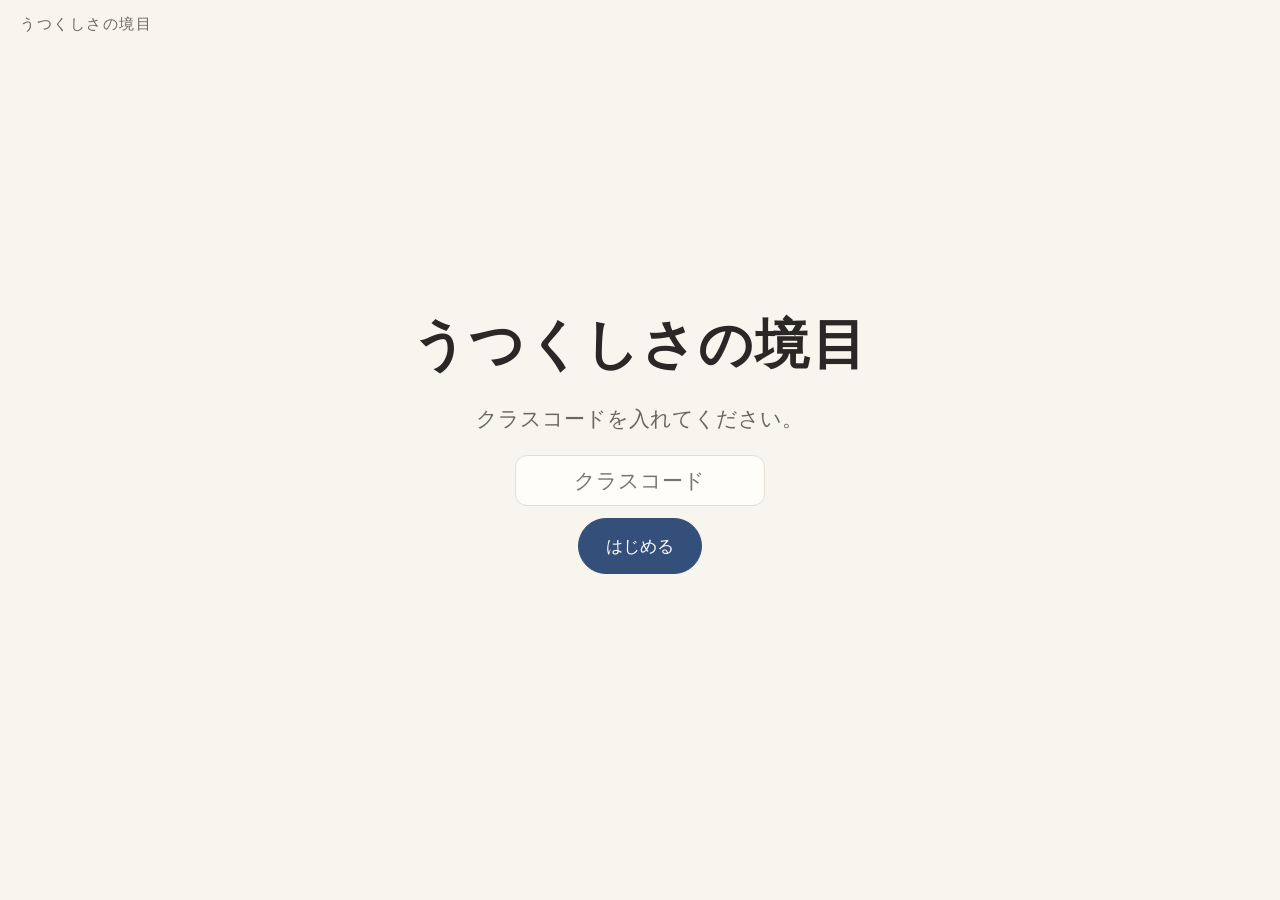
<file: public/index.html>
<!doctype html>
<html lang="ja">
  <head>
    <meta charset="utf-8" />
    <meta name="viewport" content="width=device-width, initial-scale=1, maximum-scale=1, user-scalable=no, viewport-fit=cover" />
    <meta name="theme-color" content="#f8f5ee" />
    <title>うつくしさの境目</title>
    <link rel="stylesheet" href="css/style.css?v=20261116h" />
  </head>
  <body class="student">
    <header>
      <span id="brand">うつくしさの境目</span>
      <span class="conn hidden" id="conn">接続を確認しています…</span>
    </header>
    <main id="app"></main>
    <script src="js/config.js?v=20261116h"></script>
    <script src="js/common.js?v=20261116h"></script>
    <script src="js/student.js?v=20261116h"></script>
  </body>
</html>
</file>
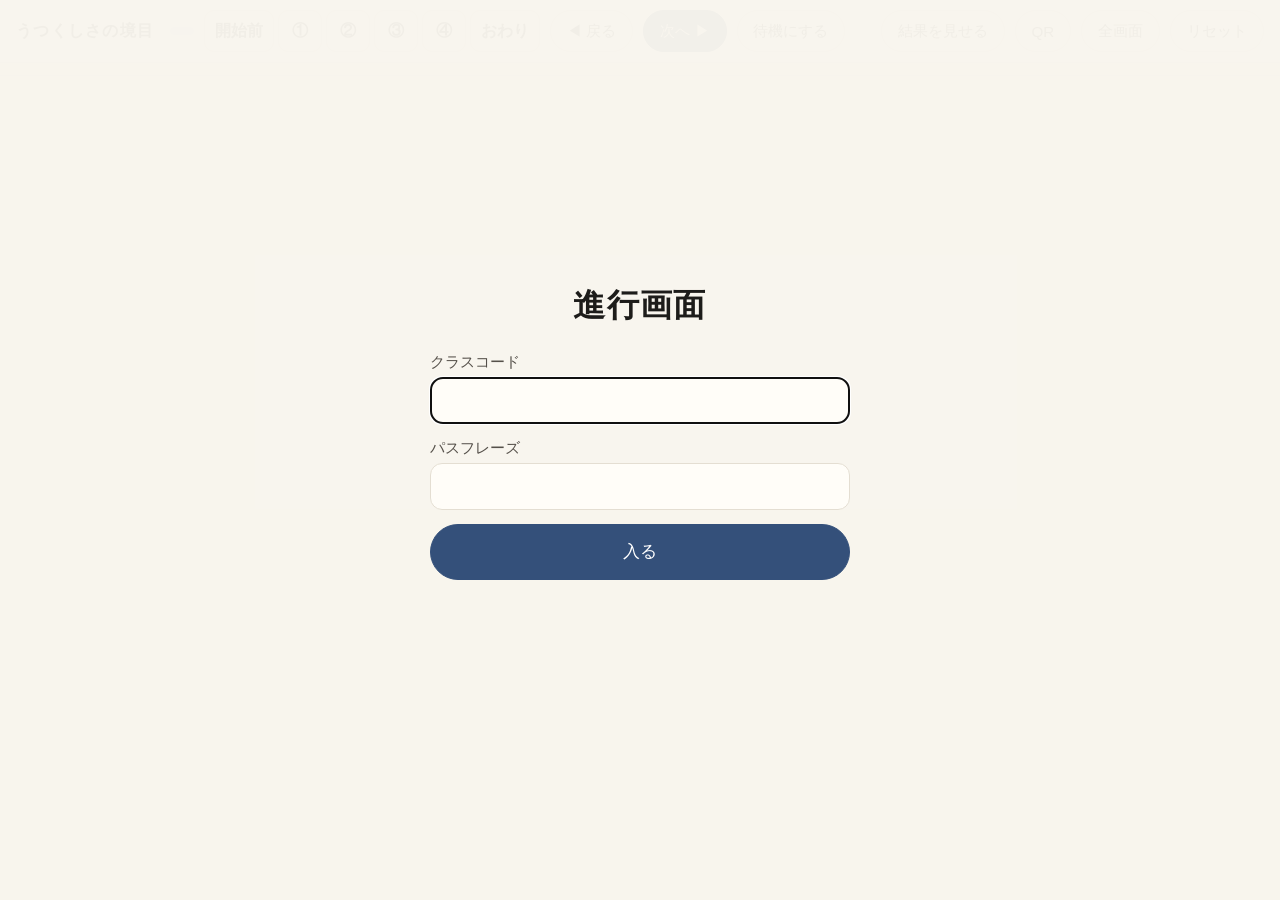
<file: public/teacher.html>
<!doctype html>
<html lang="ja">
  <head>
    <meta charset="utf-8" />
    <meta name="viewport" content="width=device-width, initial-scale=1" />
    <meta name="robots" content="noindex" />
    <title>うつくしさの境目 — 進行</title>
    <link rel="stylesheet" href="css/style.css?v=20261116h" />
  </head>
  <body class="teacher">
    <div class="t-bar">
      <span class="brand" id="brand">うつくしさの境目</span>
      <span class="cls" id="cls"></span>
      <div class="steps" id="steps"></div>
      <button class="btn" id="prev">◀ 戻る</button>
      <button class="btn primary" id="next">次へ ▶</button>
      <button class="btn" id="wait">待機にする</button>
      <span class="spacer"></span>
      <button class="btn" id="view">結果を見せる</button>
      <button class="btn hidden" id="sort">割合順に並べる</button>
      <button class="btn ghost" id="qr">QR</button>
      <button class="btn ghost" id="full">全画面</button>
      <button class="btn ghost" id="reset">リセット</button>
    </div>
    <div class="t-status" id="status"></div>
    <main class="t-main" id="main"></main>

    <div class="overlay hidden" id="login">
      <form class="login" id="loginForm">
        <h1>進行画面</h1>
        <label>クラスコード<input id="loginClass" autocomplete="off" autocapitalize="off" required /></label>
        <label>パスフレーズ<input id="loginKey" type="password" autocomplete="current-password" required /></label>
        <button class="btn primary" type="submit">入る</button>
        <div class="msg" id="loginMsg"></div>
      </form>
    </div>

    <div class="overlay hidden" id="qrOverlay" title="クリックで閉じる"></div>

    <script src="js/config.js?v=20261116h"></script>
    <script src="js/common.js?v=20261116h"></script>
    <script src="js/vendor/qrcode.js?v=20261116h"></script>
    <script src="js/teacher.js?v=20261116h"></script>
  </body>
</html>
</file>
<file: public/css/style.css>
:root {
  color-scheme: light;
  --bg: #f8f5ee;
  --paper: #fffdf8;
  --ink: #2a2826;
  --ink-soft: #6b665e;
  --line: #e4ded2;
  --accent: #34507a;
  --accent-soft: #e6ecf4;
  --vermilion: #c2553d;
  --ok: #4f7a5a;
  --radius: 18px;
  --sans: 'Hiragino Sans', 'Hiragino Kaku Gothic ProN', 'Yu Gothic UI', 'Yu Gothic', 'Meiryo', 'Noto Sans JP', sans-serif;
  --serif: 'Hiragino Mincho ProN', 'Yu Mincho', 'YuMincho', 'Noto Serif JP', serif;
}

* {
  box-sizing: border-box;
}

html,
body {
  margin: 0;
  background: var(--bg);
  color: var(--ink);
  font-family: var(--sans);
  -webkit-text-size-adjust: 100%;
  -webkit-tap-highlight-color: transparent;
}

body {
  min-height: 100vh;
  min-height: 100dvh;
  overscroll-behavior: none;
}

button,
input,
select {
  font: inherit;
  color: inherit;
  touch-action: manipulation;
}

h1,
h2,
.serif {
  font-family: var(--serif);
  font-weight: 600;
  letter-spacing: 0.04em;
}

.hidden {
  display: none !important;
}

/* ---------- ボタン ---------- */
.btn {
  appearance: none;
  border: 1.5px solid var(--line);
  background: var(--paper);
  border-radius: 999px;
  padding: 0.85em 1.6em;
  font-size: 1.05rem;
  cursor: pointer;
  min-height: 56px;
  transition: transform 0.08s ease, background 0.2s ease;
  user-select: none;
  -webkit-user-select: none;
}
.btn:active {
  transform: scale(0.97);
}
.btn.primary {
  background: var(--accent);
  border-color: var(--accent);
  color: #fff;
}
.btn.ghost {
  background: transparent;
}
.btn:disabled {
  opacity: 0.4;
  cursor: default;
  transform: none;
}

/* ========== 生徒画面 ========== */
.student {
  display: flex;
  flex-direction: column;
  min-height: 100vh;
  min-height: 100dvh;
}
.student header {
  padding: 14px 20px 0;
  font-family: var(--serif);
  color: var(--ink-soft);
  font-size: 0.95rem;
  letter-spacing: 0.1em;
  display: flex;
  justify-content: space-between;
  align-items: center;
}
.student main {
  flex: 1;
  display: flex;
  flex-direction: column;
  align-items: center;
  padding: 12px 20px 28px;
  width: 100%;
  max-width: 900px;
  margin: 0 auto;
}
.conn {
  font-family: var(--sans);
  font-size: 0.8rem;
  letter-spacing: 0;
  color: var(--vermilion);
}

.center-screen {
  flex: 1;
  display: flex;
  flex-direction: column;
  align-items: center;
  justify-content: center;
  text-align: center;
  gap: 18px;
  padding: 24px 0 60px;
}
.center-screen h1 {
  font-size: clamp(2rem, 7vw, 3.4rem);
  margin: 0;
}
.center-screen .sub {
  color: var(--ink-soft);
  font-size: clamp(1rem, 3vw, 1.3rem);
  margin: 0;
  line-height: 1.8;
}
.wait-mark {
  width: 72px;
  height: 72px;
  border-radius: 50%;
  border: 2px solid var(--line);
  position: relative;
}
.wait-mark::after {
  content: '';
  position: absolute;
  inset: 22px;
  border-radius: 50%;
  background: var(--accent);
  opacity: 0.5;
  animation: breathe 3.2s ease-in-out infinite;
}
@keyframes breathe {
  0%,
  100% {
    transform: scale(0.6);
    opacity: 0.25;
  }
  50% {
    transform: scale(1);
    opacity: 0.6;
  }
}

.stage-tag {
  color: var(--ink-soft);
  font-size: 0.9rem;
  letter-spacing: 0.15em;
  margin: 4px 0 2px;
}
.question {
  font-family: var(--serif);
  font-size: clamp(1.25rem, 3.6vw, 1.8rem);
  line-height: 1.7;
  text-align: center;
  margin: 4px 0 6px;
  font-weight: 600;
  text-wrap: balance;
  word-break: auto-phrase;
}
.hint {
  color: var(--ink-soft);
  font-size: 0.95rem;
  margin: 0 0 12px;
  text-align: center;
  min-height: 1.5em;
}
.hint.warn {
  color: var(--vermilion);
  font-weight: 600;
}
.actions {
  display: flex;
  gap: 14px;
  justify-content: center;
  flex-wrap: wrap;
  margin-top: 18px;
}
.done-note {
  color: var(--ok);
  font-weight: 600;
  margin-top: 14px;
  text-align: center;
}

/* ① 円 */
.canvas-wrap {
  position: relative;
  width: 100%;
  display: flex;
  justify-content: center;
}
canvas.draw {
  background: var(--paper);
  border-radius: var(--radius);
  box-shadow: 0 1px 0 var(--line), 0 0 0 1px var(--line);
  touch-action: none;
  user-select: none;
  -webkit-user-select: none;
  -webkit-touch-callout: none;
  display: block;
}
.score {
  font-family: var(--serif);
  text-align: center;
  margin-top: 14px;
}
.score .label {
  font-size: 1rem;
  color: var(--ink-soft);
  letter-spacing: 0.15em;
  margin-right: 0.6em;
}
.score .value {
  font-size: clamp(2.2rem, 7vw, 3rem);
  font-weight: 600;
}
.score .unit {
  font-size: 1.2rem;
  margin-left: 0.1em;
}

/* ② 言葉カード */
.cards {
  display: grid;
  grid-template-columns: repeat(auto-fill, minmax(150px, 1fr));
  gap: 12px;
  width: 100%;
  margin-top: 6px;
}
.card {
  appearance: none;
  border: 1.5px solid var(--line);
  background: var(--paper);
  border-radius: 14px;
  min-height: 84px;
  padding: 12px;
  font-family: var(--serif);
  font-size: 1.25rem;
  font-weight: 600;
  cursor: pointer;
  position: relative;
  transition: background 0.15s ease, border-color 0.15s ease, color 0.15s ease;
}
.card[aria-pressed='true'] {
  background: var(--accent);
  border-color: var(--accent);
  color: #fff;
}
.card[aria-pressed='true']::after {
  content: '';
  position: absolute;
  top: 10px;
  right: 10px;
  width: 10px;
  height: 10px;
  border-radius: 50%;
  background: #fff;
}
.card:disabled {
  cursor: default;
}
.card:disabled:not([aria-pressed='true']) {
  opacity: 0.45;
}

/* ④ 長方形の結果 */
.rect-pair {
  display: grid;
  grid-template-columns: 1fr 1fr;
  gap: 16px;
  width: 100%;
  max-width: 900px;
}
.rect-pair figure {
  margin: 0;
  text-align: center;
}
.rect-pair figcaption {
  margin-top: 8px;
  font-size: 1.05rem;
}
.rect-pair figcaption b {
  font-family: var(--serif);
  font-size: 1.35rem;
}

/* ③ 問い */
.choices {
  display: grid;
  grid-template-columns: 1fr 1fr;
  gap: 16px;
  width: 100%;
  margin-top: 18px;
}
.choice {
  appearance: none;
  border: 2px solid var(--line);
  background: var(--paper);
  border-radius: var(--radius);
  padding: 28px 16px;
  font-family: var(--serif);
  font-size: clamp(1.15rem, 3.4vw, 1.6rem);
  font-weight: 600;
  line-height: 1.5;
  min-height: 140px;
  display: flex;
  align-items: center;
  justify-content: center;
  text-align: center;
}
.choice.static {
  cursor: default;
}
button.choice {
  cursor: pointer;
}
.choice[aria-pressed='true'] {
  background: var(--accent);
  border-color: var(--accent);
  color: #fff;
}
.hand {
  margin-top: 26px;
  font-size: 1.2rem;
  color: var(--ink-soft);
  text-align: center;
}

/* ④ 線 */
.lines-svg {
  width: 100%;
  max-width: 820px;
  height: auto;
  background: var(--paper);
  border-radius: var(--radius);
  box-shadow: 0 0 0 1px var(--line);
  color: var(--ink);
}
.slider-row {
  width: 100%;
  max-width: 820px;
  margin-top: 22px;
  padding: 0 6px;
}
input[type='range'].big {
  -webkit-appearance: none;
  appearance: none;
  width: 100%;
  height: 56px;
  background: transparent;
  touch-action: none;
}
input[type='range'].big::-webkit-slider-runnable-track {
  height: 10px;
  border-radius: 5px;
  background: var(--line);
}
input[type='range'].big::-webkit-slider-thumb {
  -webkit-appearance: none;
  width: 48px;
  height: 48px;
  border-radius: 50%;
  background: var(--paper);
  border: 3px solid var(--accent);
  margin-top: -19px;
  box-shadow: 0 2px 6px rgba(0, 0, 0, 0.12);
}
input[type='range'].big::-moz-range-track {
  height: 10px;
  border-radius: 5px;
  background: var(--line);
}
input[type='range'].big::-moz-range-thumb {
  width: 44px;
  height: 44px;
  border-radius: 50%;
  background: var(--paper);
  border: 3px solid var(--accent);
}
.compare {
  margin-top: 14px;
  text-align: center;
  font-size: 1.05rem;
  line-height: 1.8;
}
.compare b {
  font-family: var(--serif);
  font-size: 1.3rem;
}

.classform {
  display: flex;
  flex-direction: column;
  gap: 12px;
  align-items: center;
}
.classform input {
  font-size: 1.3rem;
  padding: 0.6em 1em;
  border-radius: 12px;
  border: 1.5px solid var(--line);
  background: var(--paper);
  text-align: center;
  width: 12em;
}

/* ========== 先生画面 ========== */
.teacher {
  --ink: #1d1c1a;
  --ink-soft: #55504a;
  display: flex;
  flex-direction: column;
  height: 100vh;
  height: 100dvh;
  overflow: hidden;
}
.t-bar {
  display: flex;
  align-items: center;
  gap: 10px;
  flex-wrap: wrap;
  padding: 10px 16px;
  border-bottom: 1px solid var(--line);
  background: var(--paper);
}
.t-bar .brand {
  font-family: var(--serif);
  font-weight: 600;
  letter-spacing: 0.08em;
  margin-right: 6px;
}
.t-bar .cls {
  background: var(--accent-soft);
  color: var(--accent);
  border-radius: 999px;
  padding: 4px 12px;
  font-weight: 600;
}
.t-bar .spacer {
  flex: 1;
}
.t-bar .btn {
  min-height: 42px;
  padding: 0.45em 1.05em;
  font-size: 0.95rem;
}
.steps {
  display: flex;
  gap: 4px;
}
.steps button {
  appearance: none;
  border: 1.5px solid var(--line);
  background: var(--paper);
  border-radius: 10px;
  min-width: 44px;
  height: 42px;
  padding: 0 10px;
  cursor: pointer;
  font-weight: 600;
}
.steps button.current {
  background: var(--ink);
  border-color: var(--ink);
  color: #fff;
}
.steps button.current.waiting {
  background: var(--ink-soft);
  border-color: var(--ink-soft);
}
.t-status {
  font-size: 0.9rem;
  color: var(--ink-soft);
  padding: 6px 16px;
  display: flex;
  gap: 16px;
  align-items: center;
  border-bottom: 1px solid var(--line);
}
.t-status .dot {
  display: inline-block;
  width: 10px;
  height: 10px;
  border-radius: 50%;
  margin-right: 6px;
  background: var(--ok);
}
.t-status .dot.wait {
  background: #b8a98c;
}
.t-status .err {
  color: var(--vermilion);
}
.t-main {
  flex: 1;
  min-height: 0;
  display: flex;
  flex-direction: column;
  align-items: center;
  justify-content: center;
  padding: 20px 28px 24px;
  overflow: hidden;
}
.t-tag {
  font-size: 1.15rem;
  letter-spacing: 0.2em;
  color: var(--ink-soft);
  margin-bottom: 6px;
}
.t-question {
  font-family: var(--serif);
  font-weight: 600;
  font-size: clamp(1.8rem, 3.6vw, 3.2rem);
  line-height: 1.6;
  text-align: center;
  max-width: 22em;
  margin: 0;
  text-wrap: balance;
  word-break: auto-phrase;
}
.t-count {
  margin-top: 4vh;
  font-size: 1.4rem;
  color: var(--ink-soft);
}
.t-count b {
  font-family: var(--serif);
  font-size: 4.5rem;
  color: var(--ink);
  margin: 0 0.15em;
}
.t-figure {
  flex: 1;
  min-height: 0;
  width: 100%;
  display: flex;
  align-items: center;
  justify-content: center;
}
.t-figure svg {
  max-width: 100%;
  max-height: 100%;
}
.t-stats {
  display: flex;
  gap: 48px;
  justify-content: center;
  font-size: 1.3rem;
  color: var(--ink-soft);
  margin-top: 8px;
}
.t-stats b {
  font-family: var(--serif);
  font-size: 2.4rem;
  color: var(--ink);
  margin-left: 0.3em;
}
.t-title h1 {
  font-size: clamp(3rem, 7vw, 6rem);
  margin: 0;
}
.t-title {
  text-align: center;
  display: flex;
  flex-direction: column;
  align-items: center;
  gap: 18px;
}
.t-title p {
  font-size: clamp(1.4rem, 2.6vw, 2.2rem);
  color: var(--ink-soft);
  margin: 0;
}
.t-start {
  display: flex;
  align-items: center;
  gap: 6vw;
}
.qr-box {
  background: #fff;
  padding: 18px;
  border-radius: 16px;
  box-shadow: 0 0 0 1px var(--line);
  display: flex;
  flex-direction: column;
  align-items: center;
  gap: 10px;
}
.qr-box canvas,
.qr-box img {
  display: block;
  image-rendering: pixelated;
}
.qr-url {
  font-size: 1rem;
  color: var(--ink-soft);
  word-break: break-all;
  text-align: center;
  max-width: 32em;
}

.tiles {
  display: grid;
  grid-template-columns: repeat(5, 1fr);
  gap: 16px;
  width: 100%;
  max-width: 1400px;
}
.tile {
  border-radius: 16px;
  border: 2px solid var(--line);
  padding: 22px 12px;
  text-align: center;
  transition: background 0.6s ease, color 0.6s ease;
}
.tile .w {
  font-family: var(--serif);
  font-weight: 600;
  font-size: clamp(1.4rem, 2.4vw, 2.3rem);
}
.tile .p {
  margin-top: 8px;
  font-size: clamp(1.1rem, 1.8vw, 1.7rem);
  font-variant-numeric: tabular-nums;
}

.tug {
  width: 100%;
  max-width: 1300px;
  margin-top: 5vh;
}
.tug-labels {
  display: flex;
  justify-content: space-between;
  font-family: var(--serif);
  font-weight: 600;
  font-size: clamp(1.4rem, 2.6vw, 2.4rem);
  margin-bottom: 14px;
  gap: 20px;
}
.tug-labels span:last-child {
  text-align: right;
}
.tug-bar {
  position: relative;
  height: 72px;
  border-radius: 36px;
  background: #d9c3a5;
  overflow: hidden;
}
.tug-left {
  position: absolute;
  inset: 0 auto 0 0;
  background: var(--accent);
  transition: width 0.8s cubic-bezier(0.3, 1.4, 0.5, 1);
}
.tug-mid {
  position: absolute;
  top: -8px;
  bottom: -8px;
  left: 50%;
  width: 3px;
  background: var(--ink);
  opacity: 0.5;
}
.tug-nums {
  display: flex;
  justify-content: space-between;
  margin-top: 12px;
  font-size: 1.6rem;
  font-variant-numeric: tabular-nums;
}
.slide-choices {
  display: flex;
  gap: 4vw;
  margin-top: 6vh;
}
.slide-choices div {
  border: 3px solid var(--ink);
  border-radius: 24px;
  padding: 3vh 3vw;
  font-family: var(--serif);
  font-weight: 600;
  font-size: clamp(1.6rem, 3vw, 2.8rem);
  background: var(--paper);
}

.overlay {
  position: fixed;
  inset: 0;
  background: rgba(248, 245, 238, 0.97);
  display: flex;
  align-items: center;
  justify-content: center;
  flex-direction: column;
  gap: 20px;
  z-index: 10;
}
.login {
  display: flex;
  flex-direction: column;
  gap: 14px;
  align-items: stretch;
  width: min(420px, 90vw);
}
.login h1 {
  text-align: center;
  margin: 0 0 10px;
}
.login label {
  font-size: 0.95rem;
  color: var(--ink-soft);
}
.login input {
  font-size: 1.2rem;
  padding: 0.6em 0.9em;
  border-radius: 12px;
  border: 1.5px solid var(--line);
  background: var(--paper);
  width: 100%;
  margin-top: 4px;
}
.login .msg {
  color: var(--vermilion);
  min-height: 1.4em;
  text-align: center;
}

@media (orientation: portrait) {
  .tiles {
    grid-template-columns: repeat(3, 1fr);
  }
}
@media (max-width: 560px) {
  .choices {
    grid-template-columns: 1fr;
  }
  .choice {
    min-height: 100px;
  }
  .cards {
    grid-template-columns: repeat(2, 1fr);
  }
}

/* ========== 動き ========== */
@keyframes pop {
  0% {
    transform: scale(0.6);
    opacity: 0;
  }
  60% {
    transform: scale(1.12);
    opacity: 1;
  }
  100% {
    transform: scale(1);
  }
}
@keyframes fadeUp {
  from {
    opacity: 0;
    transform: translateY(8px);
  }
  to {
    opacity: 1;
    transform: none;
  }
}
@keyframes fadeIn {
  from {
    opacity: 0;
  }
  to {
    opacity: 1;
  }
}
@keyframes drawIn {
  from {
    stroke-dashoffset: 1;
  }
  to {
    stroke-dashoffset: 0;
  }
}
@keyframes dropIn {
  from {
    opacity: 0;
    transform: translateY(-40px);
  }
  to {
    opacity: 1;
    transform: none;
  }
}
@keyframes shake {
  0%,
  100% {
    transform: none;
  }
  20%,
  60% {
    transform: translateX(-8px);
  }
  40%,
  80% {
    transform: translateX(8px);
  }
}
@keyframes bump {
  0% {
    transform: scale(1);
  }
  40% {
    transform: scale(1.18);
  }
  100% {
    transform: scale(1);
  }
}

/* 生徒画面 */
.done-note:not(.hidden) {
  animation: fadeUp 0.45s ease both;
}
.done-note::before {
  content: '✓';
  display: inline-flex;
  align-items: center;
  justify-content: center;
  width: 1.6em;
  height: 1.6em;
  margin-right: 0.5em;
  border-radius: 50%;
  background: var(--ok);
  color: #fff;
  font-size: 0.9em;
  animation: pop 0.45s ease both;
}
.card[aria-pressed='true'],
.choice[aria-pressed='true'] {
  animation: pop 0.28s ease;
}
canvas.draw.shake {
  animation: shake 0.4s ease;
}
.score.bump .value {
  display: inline-block;
  animation: bump 0.4s ease;
}
.circle-comment {
  text-align: center;
  min-height: 1.6em;
  color: var(--ink-soft);
  font-family: var(--serif);
  font-size: 1.15rem;
  opacity: 0;
}
.circle-comment.show {
  animation: fadeUp 0.5s ease both;
}
.loop-meter {
  width: min(320px, 70%);
  height: 8px;
  border-radius: 4px;
  background: var(--line);
  margin: 12px auto 0;
  overflow: hidden;
  opacity: 0;
  transition: opacity 0.2s ease;
}
.loop-meter.on {
  opacity: 1;
}
.loop-meter-fill {
  height: 100%;
  width: 0;
  background: var(--accent);
  border-radius: 4px;
}
.loop-meter.full .loop-meter-fill {
  background: var(--ok);
}

/* 先生画面 */
.draw-in {
  stroke-dasharray: 1;
  stroke-dashoffset: 1;
  animation: drawIn 0.9s ease forwards;
}
.fade-in {
  opacity: 0;
  animation: fadeIn 0.8s ease forwards;
}
.drop-in {
  opacity: 0;
  animation: dropIn 0.6s cubic-bezier(0.3, 1.4, 0.5, 1) forwards;
}
.t-count b.bump {
  display: inline-block;
  animation: bump 0.5s ease;
}
.t-dots {
  display: flex;
  flex-wrap: wrap;
  justify-content: center;
  gap: 10px;
  max-width: 640px;
  margin-top: 3vh;
}
.t-dots span {
  width: 22px;
  height: 22px;
  border-radius: 50%;
  background: var(--accent);
  opacity: 0.75;
}
.t-dots span.new {
  animation: pop 0.5s ease both;
}
.tile {
  position: relative;
}
.tile .p b {
  font-weight: inherit;
}
.tile.split {
  outline: 4px solid var(--vermilion);
  outline-offset: 3px;
}
.tile .badge {
  position: absolute;
  top: -16px;
  left: 50%;
  transform: translateX(-50%);
  background: var(--vermilion);
  color: #fff;
  font-size: 0.95rem;
  font-weight: 600;
  padding: 3px 12px;
  border-radius: 999px;
  white-space: nowrap;
  animation: pop 0.45s ease both;
  animation-delay: var(--badge-delay, 0s);
}

@media (prefers-reduced-motion: reduce) {
  *,
  *::before {
    animation-duration: 0.01ms !important;
    animation-delay: 0s !important;
    transition-duration: 0.01ms !important;
  }
}

.t-dots.small {
  max-width: 900px;
  gap: 5px;
}
.t-dots.small span {
  width: 12px;
  height: 12px;
}
.circle-status {
  display: flex;
  gap: 28px;
  justify-content: center;
  align-items: baseline;
  margin: 0 0 8px;
  color: var(--ink-soft);
  font-size: 1rem;
}
.circle-status b {
  font-family: var(--serif);
  font-size: 1.6rem;
  color: var(--ink);
  font-variant-numeric: tabular-nums;
}
.circle-status .timer.hurry b {
  color: var(--vermilion);
  display: inline-block;
  animation: bump 1s ease infinite;
}

@keyframes readyGlow {
  0%,
  100% {
    box-shadow: 0 0 0 1px var(--line);
  }
  50% {
    box-shadow: 0 0 0 4px rgba(52, 80, 122, 0.35);
  }
}
canvas.draw.ready {
  animation: readyGlow 1.6s ease-in-out infinite;
}

/* ③ A・B の札 */
.ab {
  display: inline-flex;
  align-items: center;
  justify-content: center;
  width: 1.7em;
  height: 1.7em;
  border-radius: 50%;
  background: var(--accent);
  color: #fff;
  font-family: var(--sans);
  font-weight: 700;
  flex: none;
}
.ab.ball-b,
.choices > :nth-child(2) .ab,
.slide-choices > :nth-child(2) .ab {
  background: #b5762c;
}
.choice {
  flex-direction: column;
  gap: 12px;
}
.choice .ab {
  font-size: 1.3em;
}
.choice[aria-pressed='true'] .ab {
  background: #fff;
  color: var(--accent);
}
.slide-choices div {
  display: flex;
  align-items: center;
  gap: 0.6em;
}
.t-hand {
  margin-top: 4vh;
  font-size: clamp(1.3rem, 2.2vw, 2rem);
  color: var(--ink-soft);
}

/* ③ ボールの箱 */
.bins {
  display: grid;
  grid-template-columns: 1fr 1fr;
  gap: 4vw;
  width: 100%;
  max-width: 1300px;
  flex: 1;
  min-height: 0;
  margin-top: 2vh;
}
.bin {
  display: flex;
  flex-direction: column;
  min-height: 0;
}
.bin-head {
  display: flex;
  align-items: center;
  justify-content: center;
  gap: 0.5em;
  font-family: var(--serif);
  font-weight: 600;
  font-size: clamp(1.2rem, 2vw, 1.9rem);
  margin-bottom: 10px;
  text-align: center;
}
.bin-box {
  flex: 1;
  min-height: 0;
  border: 4px solid var(--ink);
  border-top: none;
  border-radius: 0 0 22px 22px;
  padding: 10px;
  display: flex;
  align-items: flex-end;
  overflow: hidden;
}
.pile {
  display: flex;
  flex-wrap: wrap-reverse;
  justify-content: center;
  gap: 6px;
  width: 100%;
}
.ball {
  width: clamp(40px, 4.6vw, 76px);
  height: clamp(40px, 4.6vw, 76px);
  border-radius: 50%;
  background: var(--accent);
  box-shadow: inset -4px -5px 0 rgba(0, 0, 0, 0.15);
}
.ball.ball-b {
  background: #b5762c;
}
@keyframes ballDrop {
  0% {
    transform: translateY(-70vh);
    opacity: 1;
  }
  70% {
    transform: translateY(0);
  }
  82% {
    transform: translateY(-14px);
  }
  100% {
    transform: translateY(0);
    opacity: 1;
  }
}
.ball.drop {
  opacity: 0;
  animation: ballDrop 0.9s cubic-bezier(0.5, 0, 0.6, 1) both;
}
.bin-count {
  text-align: center;
  margin-top: 10px;
  font-size: 1.3rem;
  color: var(--ink-soft);
}
.bin-count b {
  font-family: var(--serif);
  font-size: 2.6rem;
  color: var(--ink);
}

.choice-label {
  text-wrap: balance;
  word-break: auto-phrase;
}

.bins.many .ball {
  width: clamp(30px, 3.4vw, 56px);
  height: clamp(30px, 3.4vw, 56px);
}
</file>
